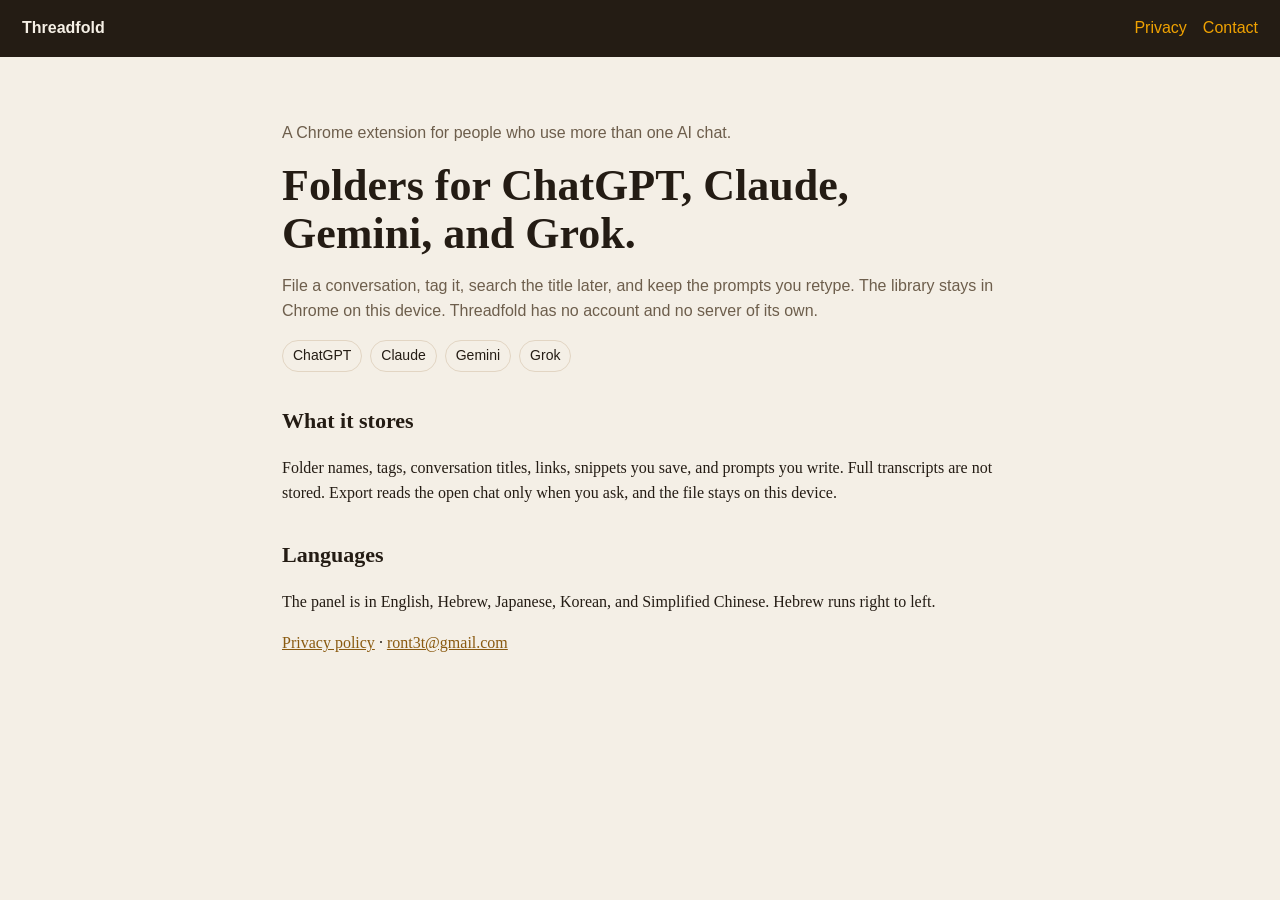
<file: index.html>
<!doctype html>
<html lang="en">
  <head>
    <meta charset="utf-8" />
    <meta name="viewport" content="width=device-width, initial-scale=1" />
    <title>Threadfold</title>
    <link rel="canonical" href="https://ront3t.github.io/threadfold-site/" />
    <link rel="stylesheet" href="./styles.css" />
  </head>
  <body>
    <header class="bar">
      <strong>Threadfold</strong>
      <nav class="nav">
        <a href="./privacy/">Privacy</a>
        <a href="mailto:ront3t@gmail.com">Contact</a>
      </nav>
    </header>
    <main>
      <p class="meta">A Chrome extension for people who use more than one AI chat.</p>
      <h1>Folders for ChatGPT, Claude, Gemini, and Grok.</h1>
      <p class="lede">
        File a conversation, tag it, search the title later, and keep the prompts you retype.
        The library stays in Chrome on this device. Threadfold has no account and no server of its own.
      </p>
      <ul class="sites">
        <li>ChatGPT</li>
        <li>Claude</li>
        <li>Gemini</li>
        <li>Grok</li>
      </ul>
      <h2>What it stores</h2>
      <p>
        Folder names, tags, conversation titles, links, snippets you save, and prompts you write.
        Full transcripts are not stored. Export reads the open chat only when you ask, and the file stays on this device.
      </p>
      <h2>Languages</h2>
      <p>The panel is in English, Hebrew, Japanese, Korean, and Simplified Chinese. Hebrew runs right to left.</p>
      <p><a href="./privacy/">Privacy policy</a> · <a href="mailto:ront3t@gmail.com">ront3t@gmail.com</a></p>
    </main>
  </body>
</html>
</file>
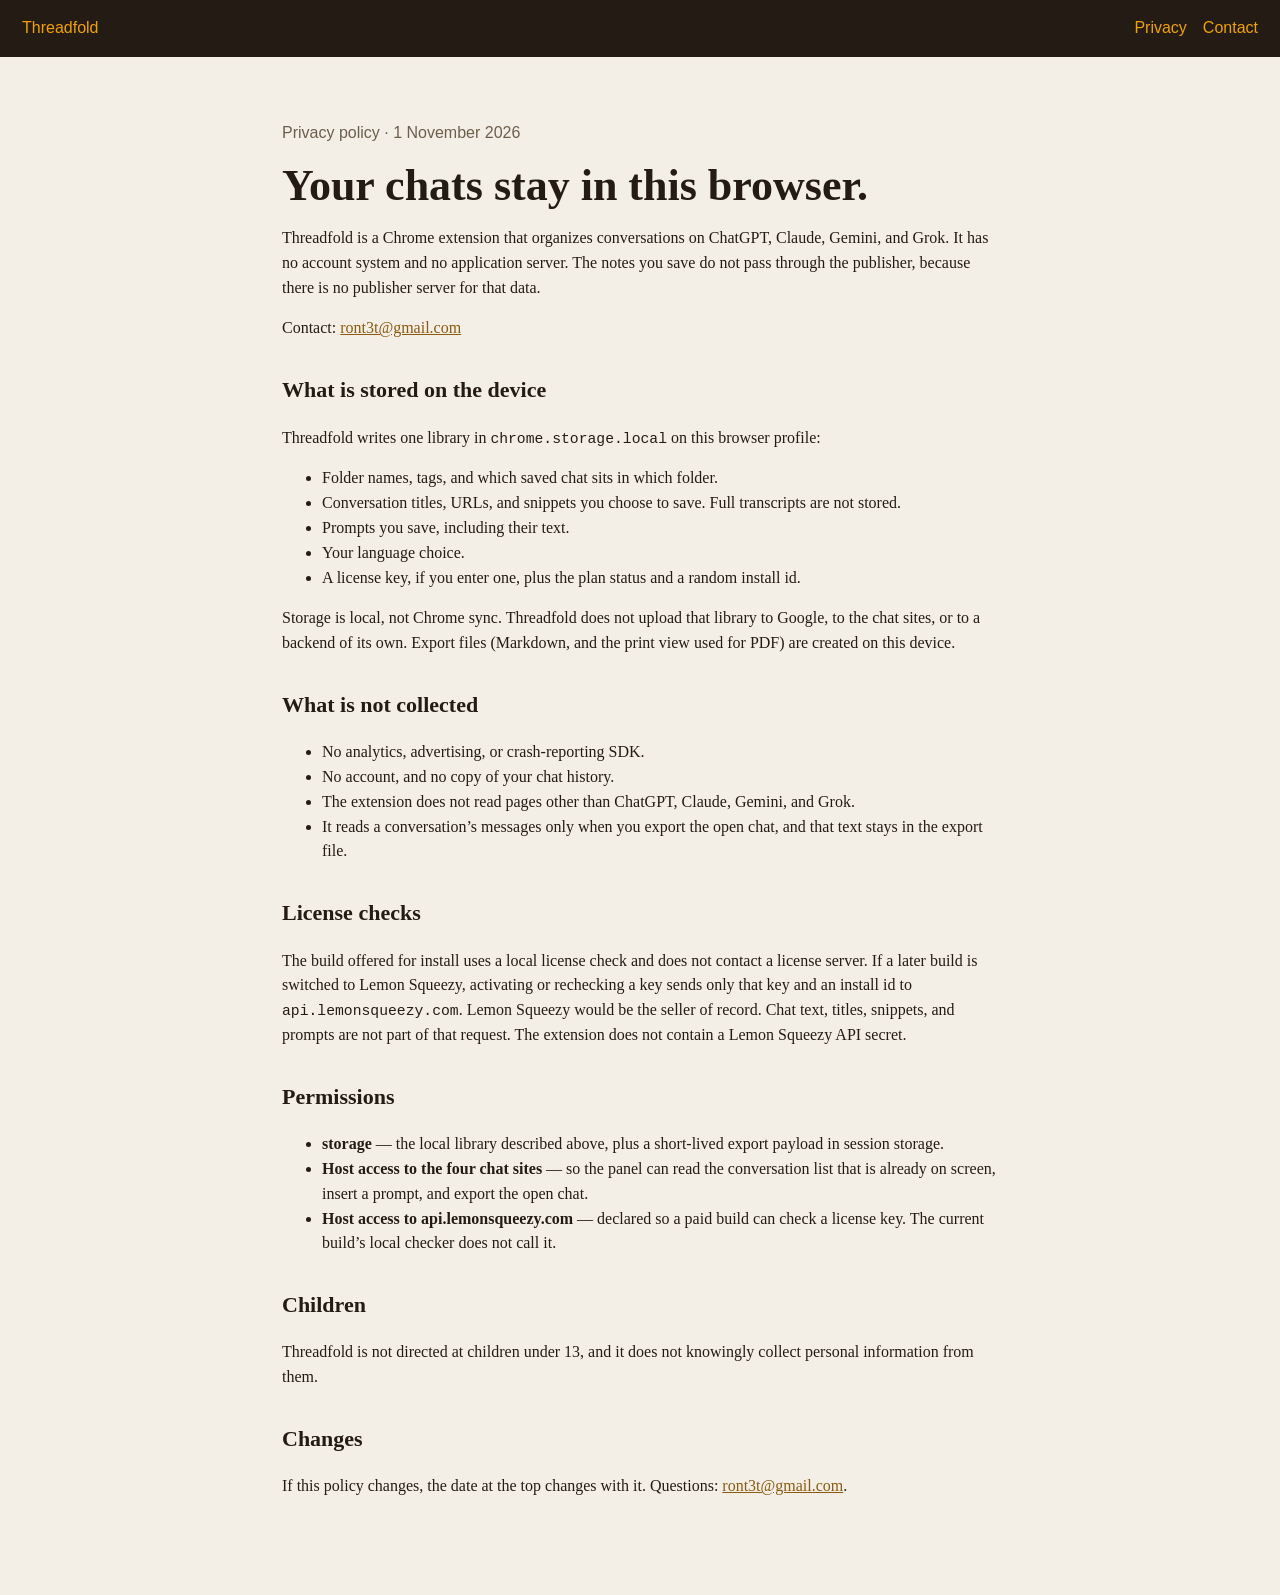
<file: privacy/index.html>
<!doctype html>
<html lang="en">
  <head>
    <meta charset="utf-8" />
    <meta name="viewport" content="width=device-width, initial-scale=1" />
    <title>Threadfold privacy policy</title>
    <link rel="canonical" href="https://ront3t.github.io/threadfold-site/privacy/" />
    <link rel="stylesheet" href="../styles.css" />
  </head>
  <body>
    <header class="bar">
      <a href="https://ront3t.github.io/threadfold-site/">Threadfold</a>
      <nav class="nav">
        <a href="./">Privacy</a>
        <a href="mailto:ront3t@gmail.com">Contact</a>
      </nav>
    </header>
    <main>
      <p class="meta">Privacy policy · 1 November 2026</p>
      <h1>Your chats stay in this browser.</h1>
      <p>
        Threadfold is a Chrome extension that organizes conversations on ChatGPT, Claude, Gemini, and Grok.
        It has no account system and no application server. The notes you save do not pass through the publisher,
        because there is no publisher server for that data.
      </p>
      <p>Contact: <a href="mailto:ront3t@gmail.com">ront3t@gmail.com</a></p>

      <h2>What is stored on the device</h2>
      <p>Threadfold writes one library in <code>chrome.storage.local</code> on this browser profile:</p>
      <ul>
        <li>Folder names, tags, and which saved chat sits in which folder.</li>
        <li>Conversation titles, URLs, and snippets you choose to save. Full transcripts are not stored.</li>
        <li>Prompts you save, including their text.</li>
        <li>Your language choice.</li>
        <li>A license key, if you enter one, plus the plan status and a random install id.</li>
      </ul>
      <p>
        Storage is local, not Chrome sync. Threadfold does not upload that library to Google, to the chat sites, or to a backend of its own.
        Export files (Markdown, and the print view used for PDF) are created on this device.
      </p>

      <h2>What is not collected</h2>
      <ul>
        <li>No analytics, advertising, or crash-reporting SDK.</li>
        <li>No account, and no copy of your chat history.</li>
        <li>The extension does not read pages other than ChatGPT, Claude, Gemini, and Grok.</li>
        <li>It reads a conversation’s messages only when you export the open chat, and that text stays in the export file.</li>
      </ul>

      <h2>License checks</h2>
      <p>
        The build offered for install uses a local license check and does not contact a license server.
        If a later build is switched to Lemon Squeezy, activating or rechecking a key sends only that key and an install id to
        <code>api.lemonsqueezy.com</code>. Lemon Squeezy would be the seller of record.
        Chat text, titles, snippets, and prompts are not part of that request.
        The extension does not contain a Lemon Squeezy API secret.
      </p>

      <h2>Permissions</h2>
      <ul>
        <li><strong>storage</strong> — the local library described above, plus a short-lived export payload in session storage.</li>
        <li><strong>Host access to the four chat sites</strong> — so the panel can read the conversation list that is already on screen, insert a prompt, and export the open chat.</li>
        <li><strong>Host access to api.lemonsqueezy.com</strong> — declared so a paid build can check a license key. The current build’s local checker does not call it.</li>
      </ul>

      <h2>Children</h2>
      <p>Threadfold is not directed at children under 13, and it does not knowingly collect personal information from them.</p>

      <h2>Changes</h2>
      <p>
        If this policy changes, the date at the top changes with it.
        Questions: <a href="mailto:ront3t@gmail.com">ront3t@gmail.com</a>.
      </p>
    </main>
  </body>
</html>
</file>
<file: styles.css>
:root {
  color-scheme: light;
  --ink: #241c14;
  --muted: #6d5e4c;
  --paper: #f4efe6;
  --gold: #8a5a10;
  --panel: #241c14;
  --cream: #f6f0e6;
}

* { box-sizing: border-box; }

body {
  margin: 0;
  background: var(--paper);
  color: var(--ink);
  font-family: "Iowan Old Style", Palatino, Georgia, "Noto Serif Hebrew", "Songti SC", "Hiragino Mincho ProN", serif;
  line-height: 1.55;
}

a { color: var(--gold); }

header.bar, footer.bar {
  display: flex;
  justify-content: space-between;
  gap: 16px;
  align-items: center;
  padding: 16px 22px;
  background: var(--panel);
  color: var(--cream);
  font-family: "Segoe UI", "Noto Sans Hebrew", "WenQuanYi Micro Hei", sans-serif;
}

header.bar a, footer.bar a { color: #f0a202; text-decoration: none; }

.nav { display: flex; gap: 16px; }

main { max-width: 760px; margin: 0 auto; padding: 48px 22px 80px; }

h1 { font-size: 44px; line-height: 1.1; margin: 0 0 12px; }

h2 { font-size: 22px; margin-top: 32px; }

.lede, .meta { color: var(--muted); font-family: "Segoe UI", "Noto Sans Hebrew", "WenQuanYi Micro Hei", sans-serif; }

.sites { display: flex; flex-wrap: wrap; gap: 8px; padding: 0; list-style: none; }

.sites li {
  border: 1px solid #e2d5c3;
  border-radius: 999px;
  padding: 4px 10px;
  font-family: "Segoe UI", sans-serif;
  font-size: 14px;
}

code { font-family: ui-monospace, monospace; font-size: 0.92em; }
</file>
